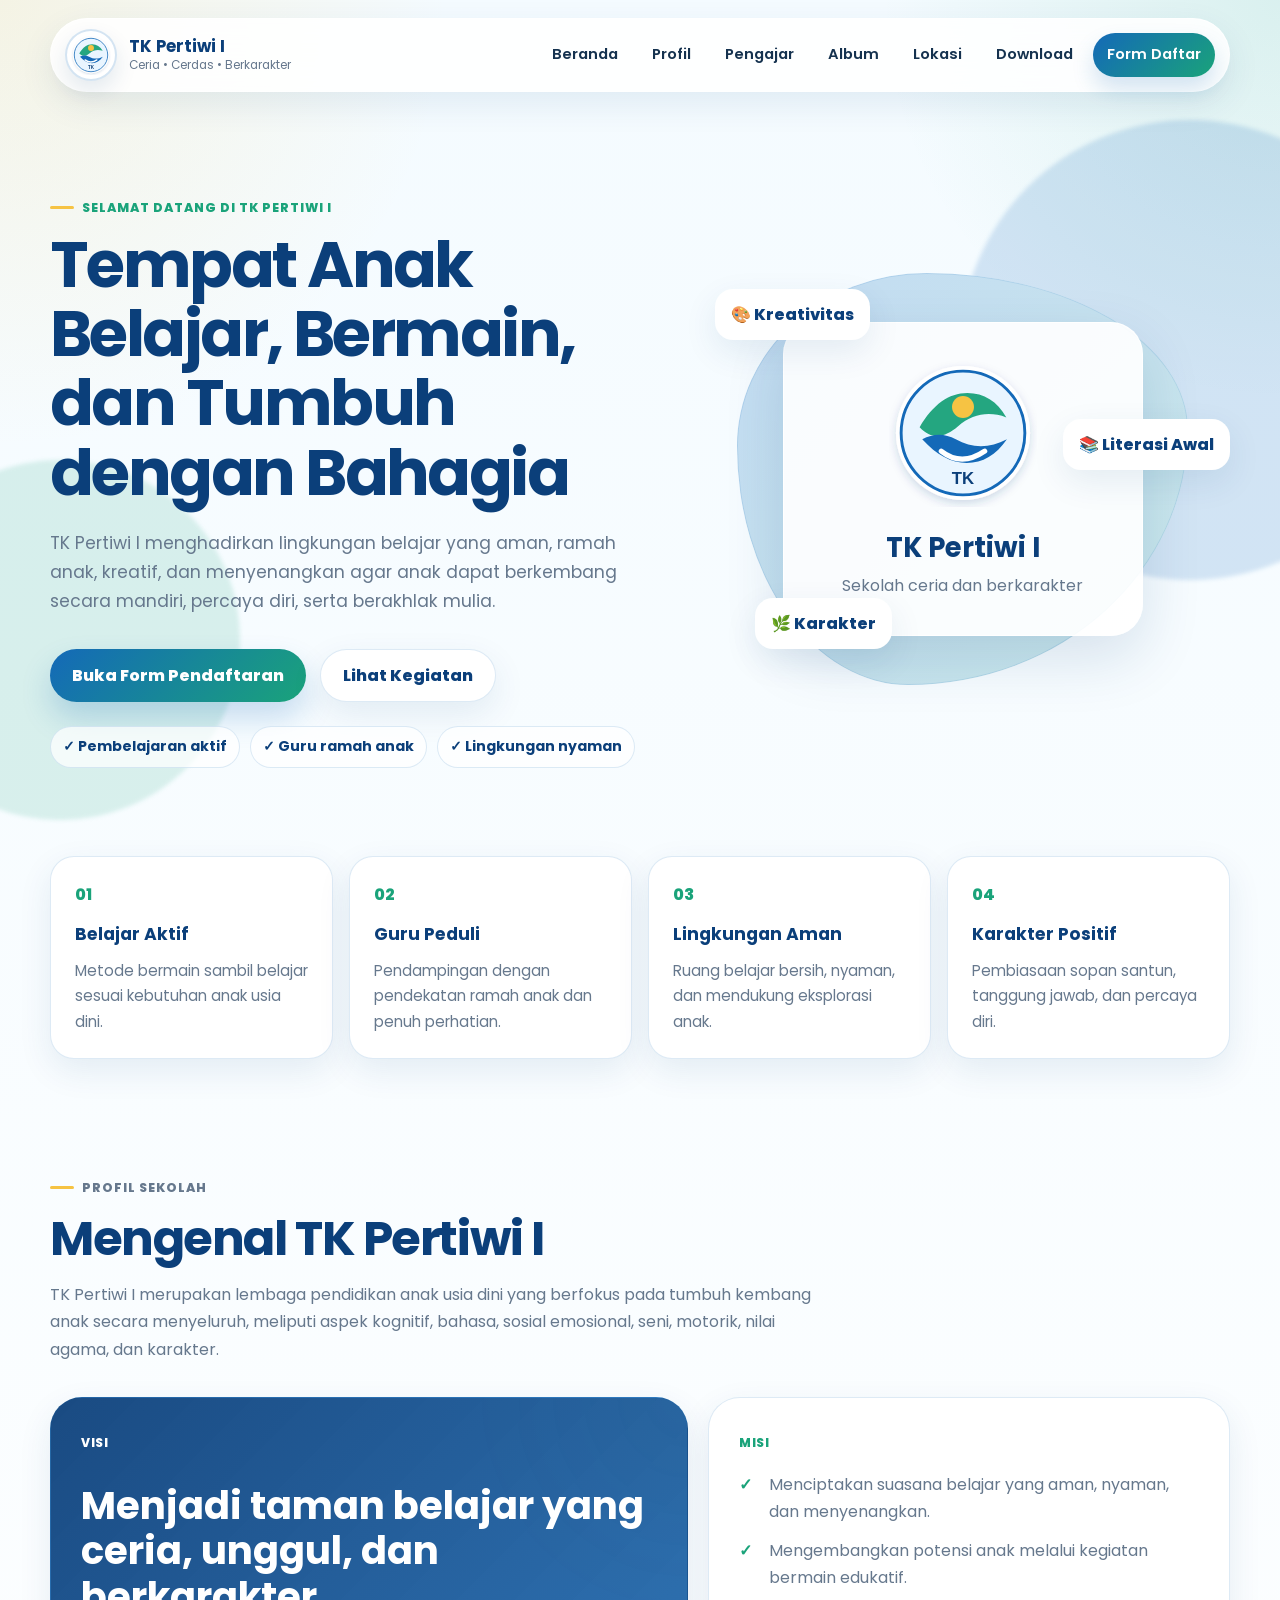
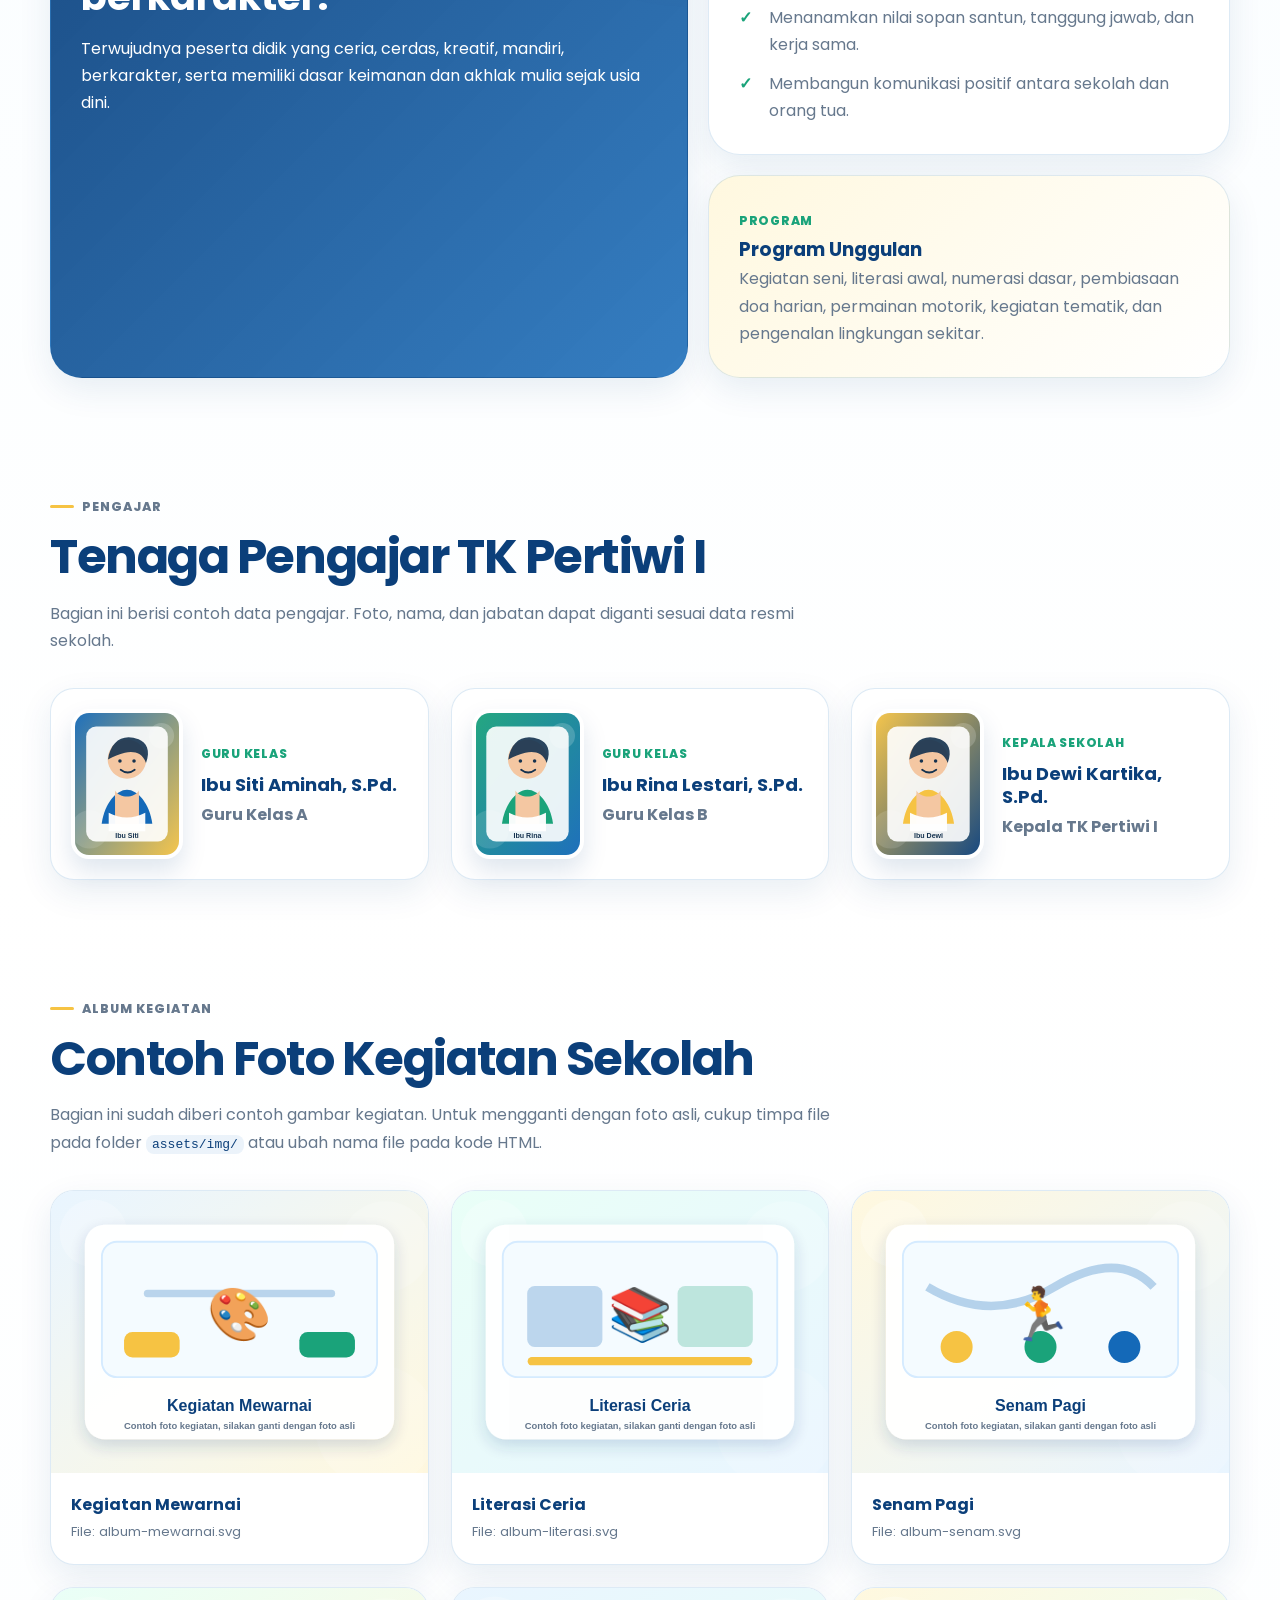
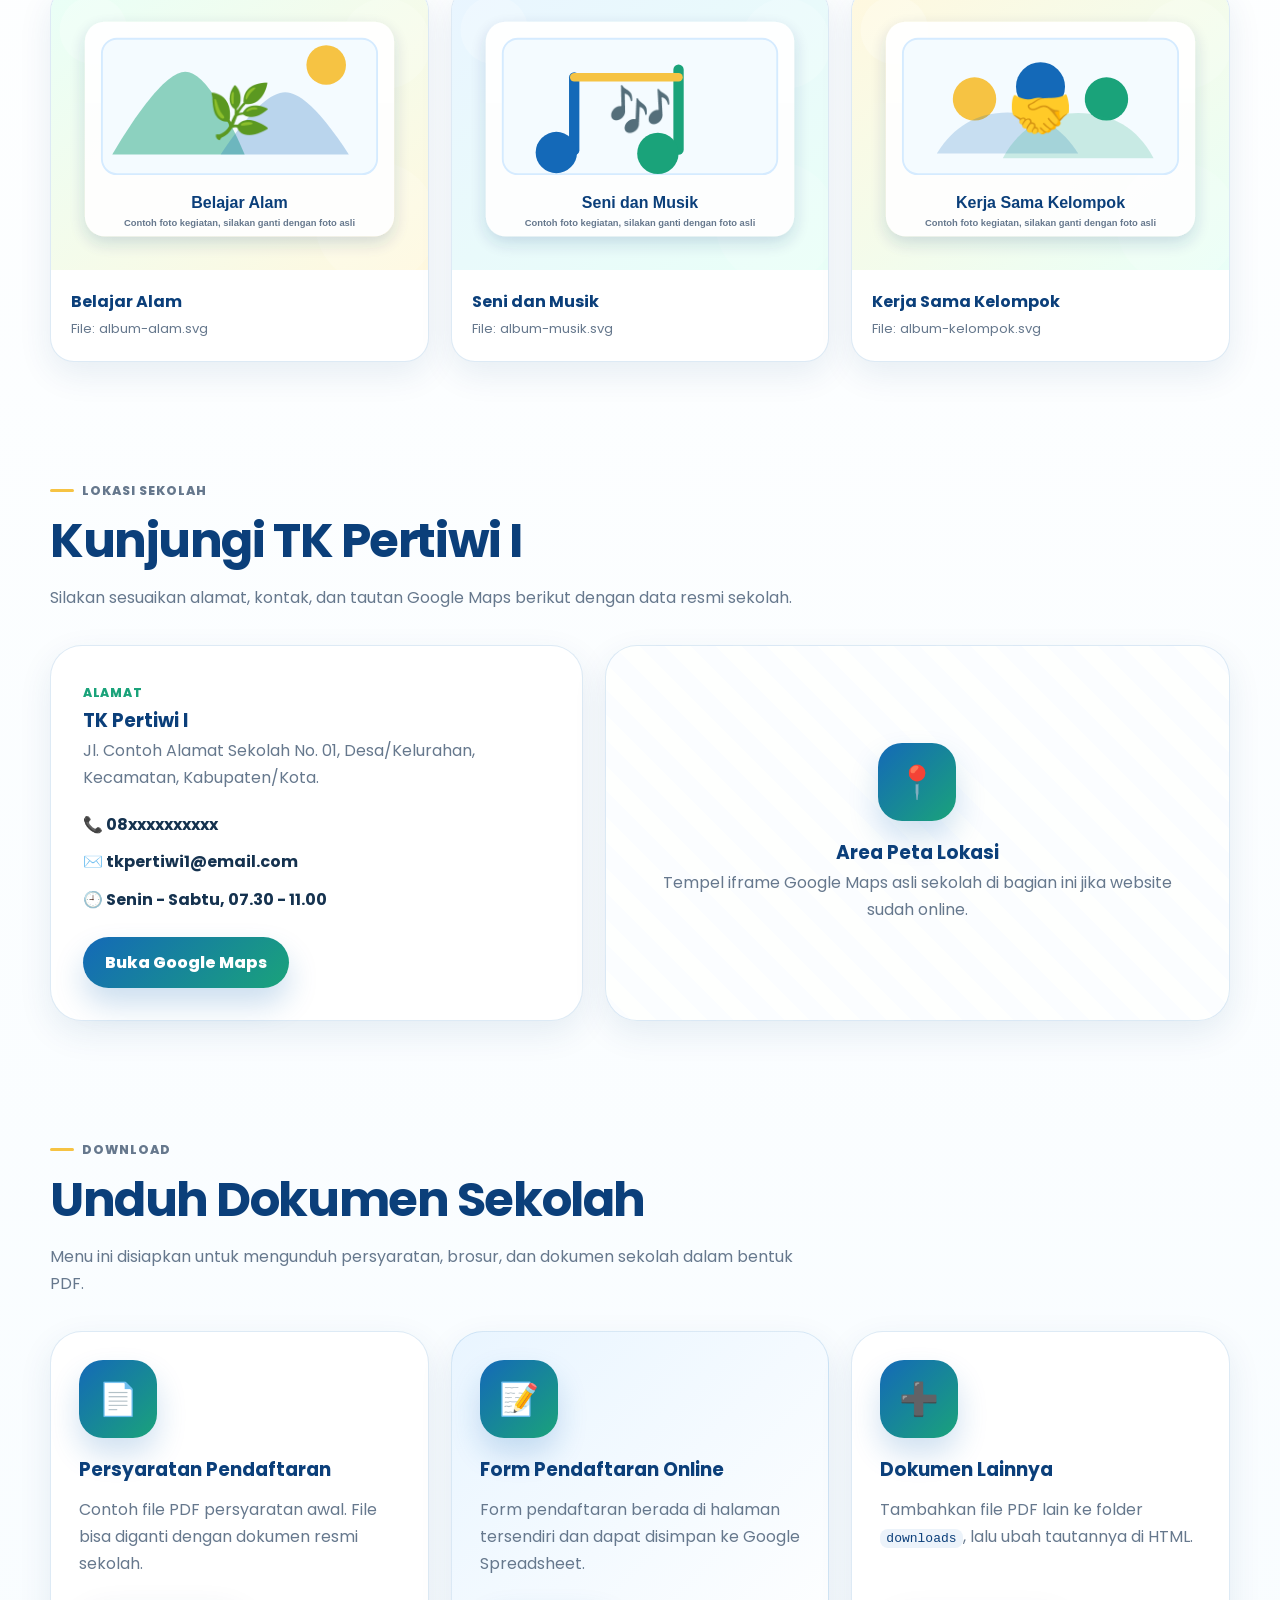
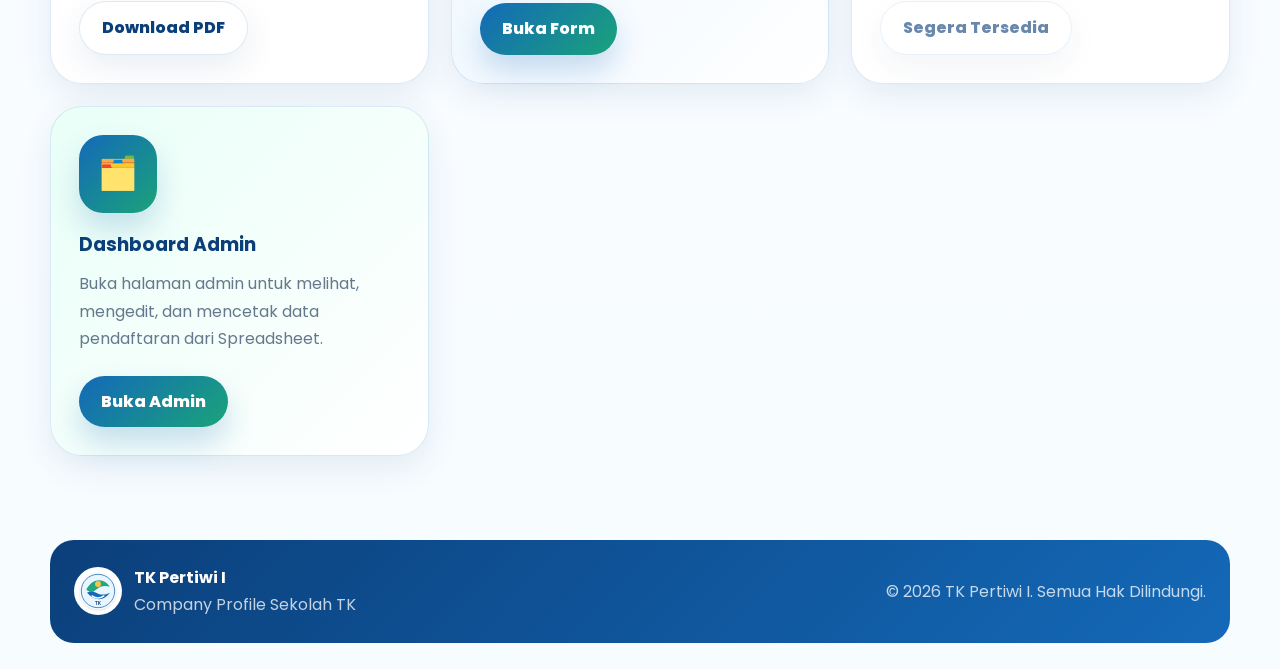
<file: index.html>
<!DOCTYPE html>
<html lang="id">
<head>
  <meta charset="UTF-8" />
  <meta name="viewport" content="width=device-width, initial-scale=1.0" />
  <title>TK Pertiwi I | Sekolah Ceria dan Berkarakter</title>
  <meta name="description" content="Website company profile TK Pertiwi I berisi profil, visi misi, album kegiatan, lokasi, download dokumen, dan form pendaftaran online." />
  <link rel="preconnect" href="https://fonts.googleapis.com">
  <link rel="preconnect" href="https://fonts.gstatic.com" crossorigin>
  <link href="https://fonts.googleapis.com/css2?family=Poppins:wght@400;500;600;700;800&display=swap" rel="stylesheet">
  <link rel="icon" href="assets/img/logo-tk-pertiwi.svg" type="image/svg+xml" />
  <link rel="stylesheet" href="assets/css/style.css" />
</head>
<body>
  <header class="site-header" id="beranda">
    <nav class="navbar" aria-label="Navigasi utama">
      <a href="#beranda" class="brand" aria-label="TK Pertiwi I">
        <span class="brand-logo-wrap">
          <img
            class="brand-logo-img"
            src="https://drive.google.com/thumbnail?id=1IOHkSdN7VLTc2iw_aQxg-Ow5BWU3UgRm&sz=w512"
            alt="Logo TK Pertiwi I"
            onerror="this.onerror=null;this.src='assets/img/logo-tk-pertiwi.svg';"
          />
        </span>
        <span class="brand-text">
          <strong>TK Pertiwi I</strong>
          <small>Ceria • Cerdas • Berkarakter</small>
        </span>
      </a>

      <button class="menu-toggle" id="menuToggle" type="button" aria-label="Buka menu" aria-expanded="false">
        <span></span><span></span><span></span>
      </button>

      <ul class="nav-links" id="navLinks">
        <li><a href="#beranda">Beranda</a></li>
        <li><a href="#profil">Profil</a></li>
        <li><a href="#pengajar">Pengajar</a></li>
        <li><a href="#album">Album</a></li>
        <li><a href="#lokasi">Lokasi</a></li>
        <li><a href="#download">Download</a></li>
        <li><a href="pendaftaran.html" class="nav-cta">Form Daftar</a></li>
      </ul>
    </nav>

    <section class="hero section-container">
      <div class="hero-content">
        <p class="eyebrow">Selamat Datang di TK Pertiwi I</p>
        <h1>Tempat Anak Belajar, Bermain, dan Tumbuh dengan Bahagia</h1>
        <p class="hero-desc">TK Pertiwi I menghadirkan lingkungan belajar yang aman, ramah anak, kreatif, dan menyenangkan agar anak dapat berkembang secara mandiri, percaya diri, serta berakhlak mulia.</p>
        <div class="hero-actions">
          <a href="pendaftaran.html" class="btn btn-primary">Buka Form Pendaftaran</a>
          <a href="#album" class="btn btn-secondary">Lihat Kegiatan</a>
        </div>
        <div class="hero-note">
          <span>✓ Pembelajaran aktif</span>
          <span>✓ Guru ramah anak</span>
          <span>✓ Lingkungan nyaman</span>
        </div>
      </div>

      <div class="hero-visual" aria-label="Ilustrasi profil TK Pertiwi I">
        <div class="hero-logo-card">
          <img
            src="https://drive.google.com/thumbnail?id=1IOHkSdN7VLTc2iw_aQxg-Ow5BWU3UgRm&sz=w512"
            alt="Logo TK Pertiwi I"
            onerror="this.onerror=null;this.src='assets/img/logo-tk-pertiwi.svg';"
          />
          <strong>TK Pertiwi I</strong>
          <span>Sekolah ceria dan berkarakter</span>
        </div>
        <div class="floating-card card-one">🎨 Kreativitas</div>
        <div class="floating-card card-two">📚 Literasi Awal</div>
        <div class="floating-card card-three">🌿 Karakter</div>
      </div>
    </section>
  </header>

  <main>
    <section class="feature-strip section-container" aria-label="Keunggulan TK Pertiwi I">
      <article>
        <span>01</span>
        <strong>Belajar Aktif</strong>
        <p>Metode bermain sambil belajar sesuai kebutuhan anak usia dini.</p>
      </article>
      <article>
        <span>02</span>
        <strong>Guru Peduli</strong>
        <p>Pendampingan dengan pendekatan ramah anak dan penuh perhatian.</p>
      </article>
      <article>
        <span>03</span>
        <strong>Lingkungan Aman</strong>
        <p>Ruang belajar bersih, nyaman, dan mendukung eksplorasi anak.</p>
      </article>
      <article>
        <span>04</span>
        <strong>Karakter Positif</strong>
        <p>Pembiasaan sopan santun, tanggung jawab, dan percaya diri.</p>
      </article>
    </section>

    <section class="profile section-container" id="profil">
      <div class="section-heading">
        <p class="eyebrow">Profil Sekolah</p>
        <h2>Mengenal TK Pertiwi I</h2>
        <p>TK Pertiwi I merupakan lembaga pendidikan anak usia dini yang berfokus pada tumbuh kembang anak secara menyeluruh, meliputi aspek kognitif, bahasa, sosial emosional, seni, motorik, nilai agama, dan karakter.</p>
      </div>

      <div class="profile-grid">
        <article class="profile-card profile-main">
          <span class="card-label">Visi</span>
          <h3>Menjadi taman belajar yang ceria, unggul, dan berkarakter.</h3>
          <p>Terwujudnya peserta didik yang ceria, cerdas, kreatif, mandiri, berkarakter, serta memiliki dasar keimanan dan akhlak mulia sejak usia dini.</p>
        </article>

        <article class="profile-card">
          <span class="card-label">Misi</span>
          <ul class="check-list">
            <li>Menciptakan suasana belajar yang aman, nyaman, dan menyenangkan.</li>
            <li>Mengembangkan potensi anak melalui kegiatan bermain edukatif.</li>
            <li>Menanamkan nilai sopan santun, tanggung jawab, dan kerja sama.</li>
            <li>Membangun komunikasi positif antara sekolah dan orang tua.</li>
          </ul>
        </article>

        <article class="profile-card accent-card">
          <span class="card-label">Program</span>
          <h3>Program Unggulan</h3>
          <p>Kegiatan seni, literasi awal, numerasi dasar, pembiasaan doa harian, permainan motorik, kegiatan tematik, dan pengenalan lingkungan sekitar.</p>
        </article>
      </div>
    </section>


    <section class="teachers section-container" id="pengajar">
      <div class="section-heading">
        <p class="eyebrow">Pengajar</p>
        <h2>Tenaga Pengajar TK Pertiwi I</h2>
        <p>Bagian ini berisi contoh data pengajar. Foto, nama, dan jabatan dapat diganti sesuai data resmi sekolah.</p>
      </div>

      <div class="teacher-list">
        <article class="teacher-card">
          <div class="teacher-photo">
            <img src="assets/img/teacher-1.svg" alt="Contoh pas foto pengajar TK Pertiwi I" />
          </div>
          <div class="teacher-info">
            <span class="card-label">Guru Kelas</span>
            <h3>Ibu Siti Aminah, S.Pd.</h3>
            <p>Guru Kelas A</p>
          </div>
        </article>

        <article class="teacher-card">
          <div class="teacher-photo">
            <img src="assets/img/teacher-2.svg" alt="Contoh pas foto pengajar TK Pertiwi I" />
          </div>
          <div class="teacher-info">
            <span class="card-label">Guru Kelas</span>
            <h3>Ibu Rina Lestari, S.Pd.</h3>
            <p>Guru Kelas B</p>
          </div>
        </article>

        <article class="teacher-card">
          <div class="teacher-photo">
            <img src="assets/img/teacher-3.svg" alt="Contoh pas foto kepala sekolah TK Pertiwi I" />
          </div>
          <div class="teacher-info">
            <span class="card-label">Kepala Sekolah</span>
            <h3>Ibu Dewi Kartika, S.Pd.</h3>
            <p>Kepala TK Pertiwi I</p>
          </div>
        </article>
      </div>
    </section>

    <section class="album section-container" id="album">
      <div class="section-heading">
        <p class="eyebrow">Album Kegiatan</p>
        <h2>Contoh Foto Kegiatan Sekolah</h2>
        <p>Bagian ini sudah diberi contoh gambar kegiatan. Untuk mengganti dengan foto asli, cukup timpa file pada folder <code>assets/img/</code> atau ubah nama file pada kode HTML.</p>
      </div>

      <div class="album-grid">
        <figure class="album-card">
          <img src="assets/img/album-mewarnai.svg" alt="Contoh kegiatan mewarnai TK Pertiwi I" />
          <figcaption>
            <strong>Kegiatan Mewarnai</strong>
            <span>File: album-mewarnai.svg</span>
          </figcaption>
        </figure>
        <figure class="album-card">
          <img src="assets/img/album-literasi.svg" alt="Contoh kegiatan literasi awal TK Pertiwi I" />
          <figcaption>
            <strong>Literasi Ceria</strong>
            <span>File: album-literasi.svg</span>
          </figcaption>
        </figure>
        <figure class="album-card">
          <img src="assets/img/album-senam.svg" alt="Contoh kegiatan senam pagi TK Pertiwi I" />
          <figcaption>
            <strong>Senam Pagi</strong>
            <span>File: album-senam.svg</span>
          </figcaption>
        </figure>
        <figure class="album-card">
          <img src="assets/img/album-alam.svg" alt="Contoh kegiatan belajar alam TK Pertiwi I" />
          <figcaption>
            <strong>Belajar Alam</strong>
            <span>File: album-alam.svg</span>
          </figcaption>
        </figure>
        <figure class="album-card">
          <img src="assets/img/album-musik.svg" alt="Contoh kegiatan seni dan musik TK Pertiwi I" />
          <figcaption>
            <strong>Seni dan Musik</strong>
            <span>File: album-musik.svg</span>
          </figcaption>
        </figure>
        <figure class="album-card">
          <img src="assets/img/album-kelompok.svg" alt="Contoh kegiatan kerja sama kelompok TK Pertiwi I" />
          <figcaption>
            <strong>Kerja Sama Kelompok</strong>
            <span>File: album-kelompok.svg</span>
          </figcaption>
        </figure>
      </div>
    </section>

    <section class="location section-container" id="lokasi">
      <div class="section-heading">
        <p class="eyebrow">Lokasi Sekolah</p>
        <h2>Kunjungi TK Pertiwi I</h2>
        <p>Silakan sesuaikan alamat, kontak, dan tautan Google Maps berikut dengan data resmi sekolah.</p>
      </div>

      <div class="location-grid">
        <article class="location-card">
          <span class="card-label">Alamat</span>
          <h3>TK Pertiwi I</h3>
          <p>Jl. Contoh Alamat Sekolah No. 01, Desa/Kelurahan, Kecamatan, Kabupaten/Kota.</p>
          <div class="contact-list">
            <span>📞 08xxxxxxxxxx</span>
            <span>✉️ tkpertiwi1@email.com</span>
            <span>🕘 Senin - Sabtu, 07.30 - 11.00</span>
          </div>
          <a class="btn btn-primary" href="https://www.google.com/maps" target="_blank" rel="noopener">Buka Google Maps</a>
        </article>

        <article class="map-card">
          <div class="map-pin">📍</div>
          <h3>Area Peta Lokasi</h3>
          <p>Tempel iframe Google Maps asli sekolah di bagian ini jika website sudah online.</p>
        </article>
      </div>
    </section>

    <section class="download section-container" id="download">
      <div class="section-heading">
        <p class="eyebrow">Download</p>
        <h2>Unduh Dokumen Sekolah</h2>
        <p>Menu ini disiapkan untuk mengunduh persyaratan, brosur, dan dokumen sekolah dalam bentuk PDF.</p>
      </div>

      <div class="download-grid">
        <article class="download-card">
          <div class="download-icon">📄</div>
          <h3>Persyaratan Pendaftaran</h3>
          <p>Contoh file PDF persyaratan awal. File bisa diganti dengan dokumen resmi sekolah.</p>
          <a href="downloads/persyaratan-pendaftaran-tk-pertiwi-i.pdf" class="btn btn-secondary" download>Download PDF</a>
        </article>

        <article class="download-card highlight-download">
          <div class="download-icon">📝</div>
          <h3>Form Pendaftaran Online</h3>
          <p>Form pendaftaran berada di halaman tersendiri dan dapat disimpan ke Google Spreadsheet.</p>
          <a href="pendaftaran.html" class="btn btn-primary">Buka Form</a>
        </article>

        <article class="download-card">
          <div class="download-icon">➕</div>
          <h3>Dokumen Lainnya</h3>
          <p>Tambahkan file PDF lain ke folder <code>downloads</code>, lalu ubah tautannya di HTML.</p>
          <a href="#download" class="btn btn-secondary disabled-link" aria-disabled="true">Segera Tersedia</a>
        </article>

        <article class="download-card admin-download-card">
          <div class="download-icon">🗂️</div>
          <h3>Dashboard Admin</h3>
          <p>Buka halaman admin untuk melihat, mengedit, dan mencetak data pendaftaran dari Spreadsheet.</p>
          <a href="admin.html" class="btn btn-primary">Buka Admin</a>
        </article>
      </div>
    </section>
  </main>

  <footer class="footer section-container">
    <div class="footer-brand">
      <img src="assets/img/logo-tk-pertiwi.svg" alt="Logo TK Pertiwi I" />
      <div>
        <strong>TK Pertiwi I</strong>
        <p>Company Profile Sekolah TK</p>
      </div>
    </div>
    <p>© <span id="year"></span> TK Pertiwi I. Semua Hak Dilindungi.</p>
  </footer>

  <script src="assets/js/config.js"></script>
  <script src="assets/js/script.js"></script>
</body>
</html>
</file>
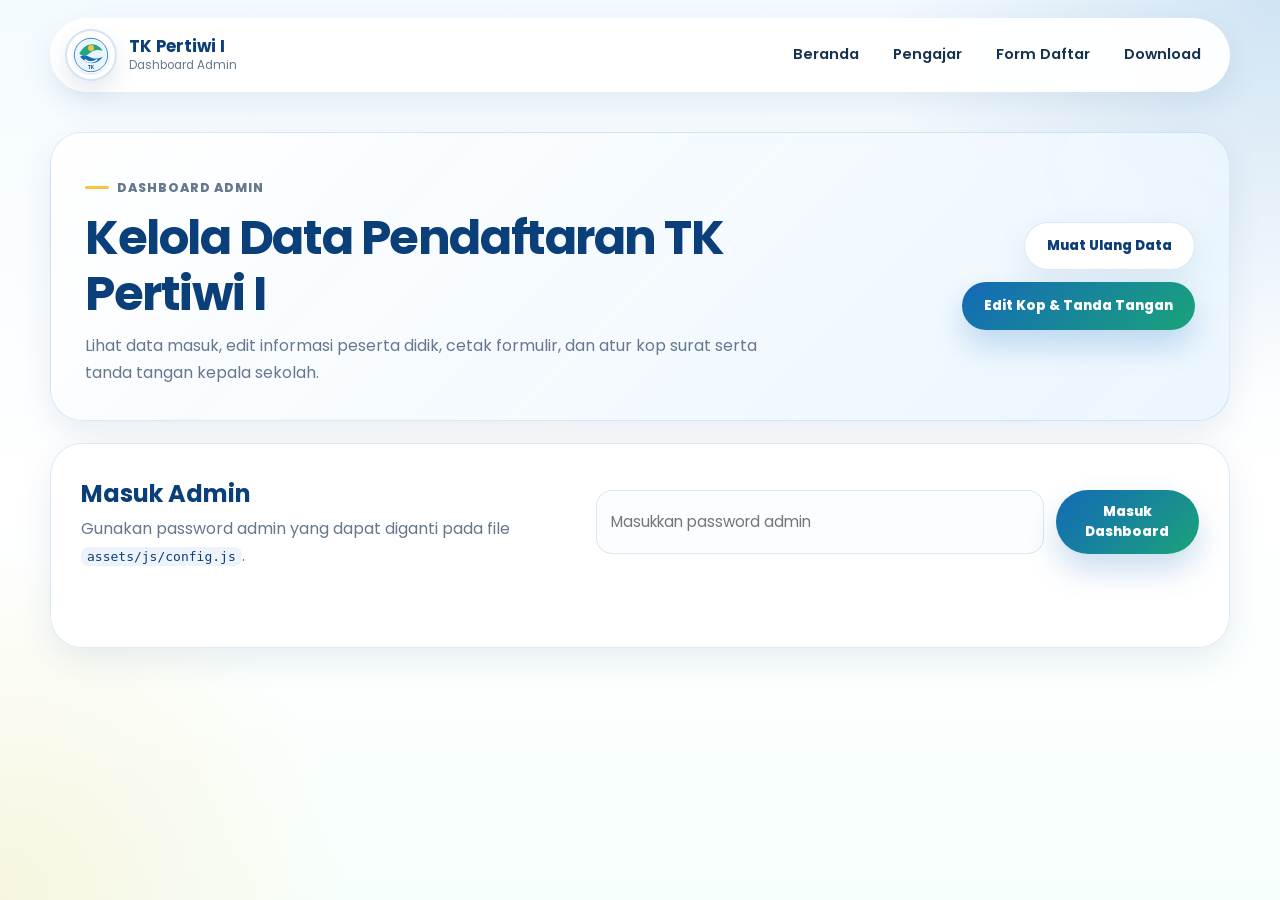
<file: admin.html>
<!DOCTYPE html>
<html lang="id">
<head>
  <meta charset="UTF-8" />
  <meta name="viewport" content="width=device-width, initial-scale=1.0" />
  <title>Dashboard Admin | TK Pertiwi I</title>
  <meta name="description" content="Dashboard admin TK Pertiwi I untuk melihat, mengedit, dan mencetak data pendaftaran peserta didik." />
  <link rel="preconnect" href="https://fonts.googleapis.com">
  <link rel="preconnect" href="https://fonts.gstatic.com" crossorigin>
  <link href="https://fonts.googleapis.com/css2?family=Poppins:wght@400;500;600;700;800&display=swap" rel="stylesheet">
  <link rel="icon" href="assets/img/logo-tk-pertiwi.svg" type="image/svg+xml" />
  <link rel="stylesheet" href="assets/css/style.css" />
</head>
<body class="admin-page">
  <nav class="navbar page-navbar" aria-label="Navigasi dashboard admin">
    <a href="index.html" class="brand" aria-label="TK Pertiwi I">
      <span class="brand-logo-wrap">
        <img
          class="brand-logo-img"
          src="https://drive.google.com/thumbnail?id=1IOHkSdN7VLTc2iw_aQxg-Ow5BWU3UgRm&sz=w512"
          alt="Logo TK Pertiwi I"
          onerror="this.onerror=null;this.src='assets/img/logo-tk-pertiwi.svg';"
        />
      </span>
      <span class="brand-text">
        <strong>TK Pertiwi I</strong>
        <small>Dashboard Admin</small>
      </span>
    </a>

    <button class="menu-toggle" id="menuToggle" type="button" aria-label="Buka menu" aria-expanded="false">
      <span></span><span></span><span></span>
    </button>

    <ul class="nav-links" id="navLinks">
      <li><a href="index.html#beranda">Beranda</a></li>
      <li><a href="index.html#pengajar">Pengajar</a></li>
      <li><a href="pendaftaran.html">Form Daftar</a></li>
      <li><a href="index.html#download">Download</a></li>
    </ul>
  </nav>

  <main class="admin-main section-container">
    <section class="admin-hero">
      <div>
        <p class="eyebrow">Dashboard Admin</p>
        <h1>Kelola Data Pendaftaran TK Pertiwi I</h1>
        <p>Lihat data masuk, edit informasi peserta didik, cetak formulir, dan atur kop surat serta tanda tangan kepala sekolah.</p>
      </div>
      <div class="admin-hero-actions">
        <button class="btn btn-secondary" id="reloadDataBtn" type="button">Muat Ulang Data</button>
        <button class="btn btn-primary" id="openPrintSettingsBtn" type="button">Edit Kop & Tanda Tangan</button>
      </div>
    </section>

    <section class="admin-login-card" id="adminLoginCard">
      <div>
        <h2>Masuk Admin</h2>
        <p>Gunakan password admin yang dapat diganti pada file <code>assets/js/config.js</code>.</p>
      </div>
      <form id="adminLoginForm" class="admin-login-form">
        <input type="password" id="adminPassword" placeholder="Masukkan password admin" autocomplete="current-password" required />
        <button class="btn btn-primary" type="submit">Masuk Dashboard</button>
      </form>
      <p id="adminLoginMessage" class="form-message" role="status"></p>
    </section>

    <section class="admin-panel hidden" id="adminPanel">
      <div class="admin-toolbar">
        <div>
          <h2>Data Pendaftaran</h2>
          <p id="adminStatus">Memuat data...</p>
        </div>
        <div class="admin-search-wrap">
          <input type="search" id="adminSearch" placeholder="Cari nama anak/orang tua/WA..." />
        </div>
      </div>

      <div class="table-wrap">
        <table class="admin-table">
          <thead>
            <tr>
              <th>No</th>
              <th>Nama Anak</th>
              <th>Umur</th>
              <th>Orang Tua/Wali</th>
              <th>No. WA</th>
              <th>Tahun Ajaran</th>
              <th>Berkas</th>
              <th>Aksi</th>
            </tr>
          </thead>
          <tbody id="registrationsTableBody">
            <tr><td colspan="8">Belum ada data.</td></tr>
          </tbody>
        </table>
      </div>
    </section>
  </main>

  <div class="admin-modal hidden" id="editModal" role="dialog" aria-modal="true" aria-labelledby="editModalTitle">
    <div class="admin-modal-card">
      <div class="modal-head">
        <div>
          <p class="eyebrow">Edit Data</p>
          <h2 id="editModalTitle">Edit Data Pendaftaran</h2>
        </div>
        <button class="modal-close" type="button" data-close-modal="editModal">×</button>
      </div>
      <form id="editRegistrationForm" class="modal-form"></form>
    </div>
  </div>

  <div class="admin-modal hidden" id="printSettingsModal" role="dialog" aria-modal="true" aria-labelledby="printSettingsTitle">
    <div class="admin-modal-card">
      <div class="modal-head">
        <div>
          <p class="eyebrow">Pengaturan Cetak</p>
          <h2 id="printSettingsTitle">Edit Kop Surat & Tanda Tangan</h2>
        </div>
        <button class="modal-close" type="button" data-close-modal="printSettingsModal">×</button>
      </div>

      <form id="printSettingsForm" class="modal-form">
        <div class="form-row two-col">
          <div>
            <label for="schoolNameSetting">Nama Sekolah</label>
            <input type="text" id="schoolNameSetting" name="schoolName" />
          </div>
          <div>
            <label for="letterSubtitleSetting">Nama Lembaga/Yayasan</label>
            <input type="text" id="letterSubtitleSetting" name="letterSubtitle" />
          </div>
        </div>
        <div class="form-row">
          <label for="addressSetting">Alamat Kop Surat</label>
          <textarea id="addressSetting" name="address" rows="2"></textarea>
        </div>
        <div class="form-row two-col">
          <div>
            <label for="phoneSetting">Kontak</label>
            <input type="text" id="phoneSetting" name="phone" />
          </div>
          <div>
            <label for="cityDateSetting">Kota/Tanggal Cetak</label>
            <input type="text" id="cityDateSetting" name="cityDate" />
          </div>
        </div>
        <div class="form-row two-col">
          <div>
            <label for="principalNameSetting">Nama Kepala Sekolah</label>
            <input type="text" id="principalNameSetting" name="principalName" />
          </div>
          <div>
            <label for="principalNipSetting">NIP/NIY Kepala Sekolah</label>
            <input type="text" id="principalNipSetting" name="principalNip" />
          </div>
        </div>
        <div class="form-row upload-group compact-upload">
          <label for="signatureUpload">Upload Gambar Tanda Tangan Kepala Sekolah</label>
          <input type="file" id="signatureUpload" accept="image/*" />
          <p class="upload-note">Gunakan file PNG/JPG transparan bila ada. Gambar disimpan di browser admin melalui localStorage.</p>
          <img id="signaturePreview" class="signature-preview" alt="Preview tanda tangan" />
        </div>
        <div class="modal-actions">
          <button class="btn btn-secondary" type="button" id="resetPrintSettingsBtn">Reset Default</button>
          <button class="btn btn-primary" type="submit">Simpan Pengaturan</button>
        </div>
      </form>
    </div>
  </div>

  <section id="printArea" class="print-area" aria-hidden="true"></section>

  <script src="assets/js/config.js"></script>
  <script src="assets/js/script.js"></script>
  <script src="assets/js/admin.js"></script>
</body>
</html>
</file>
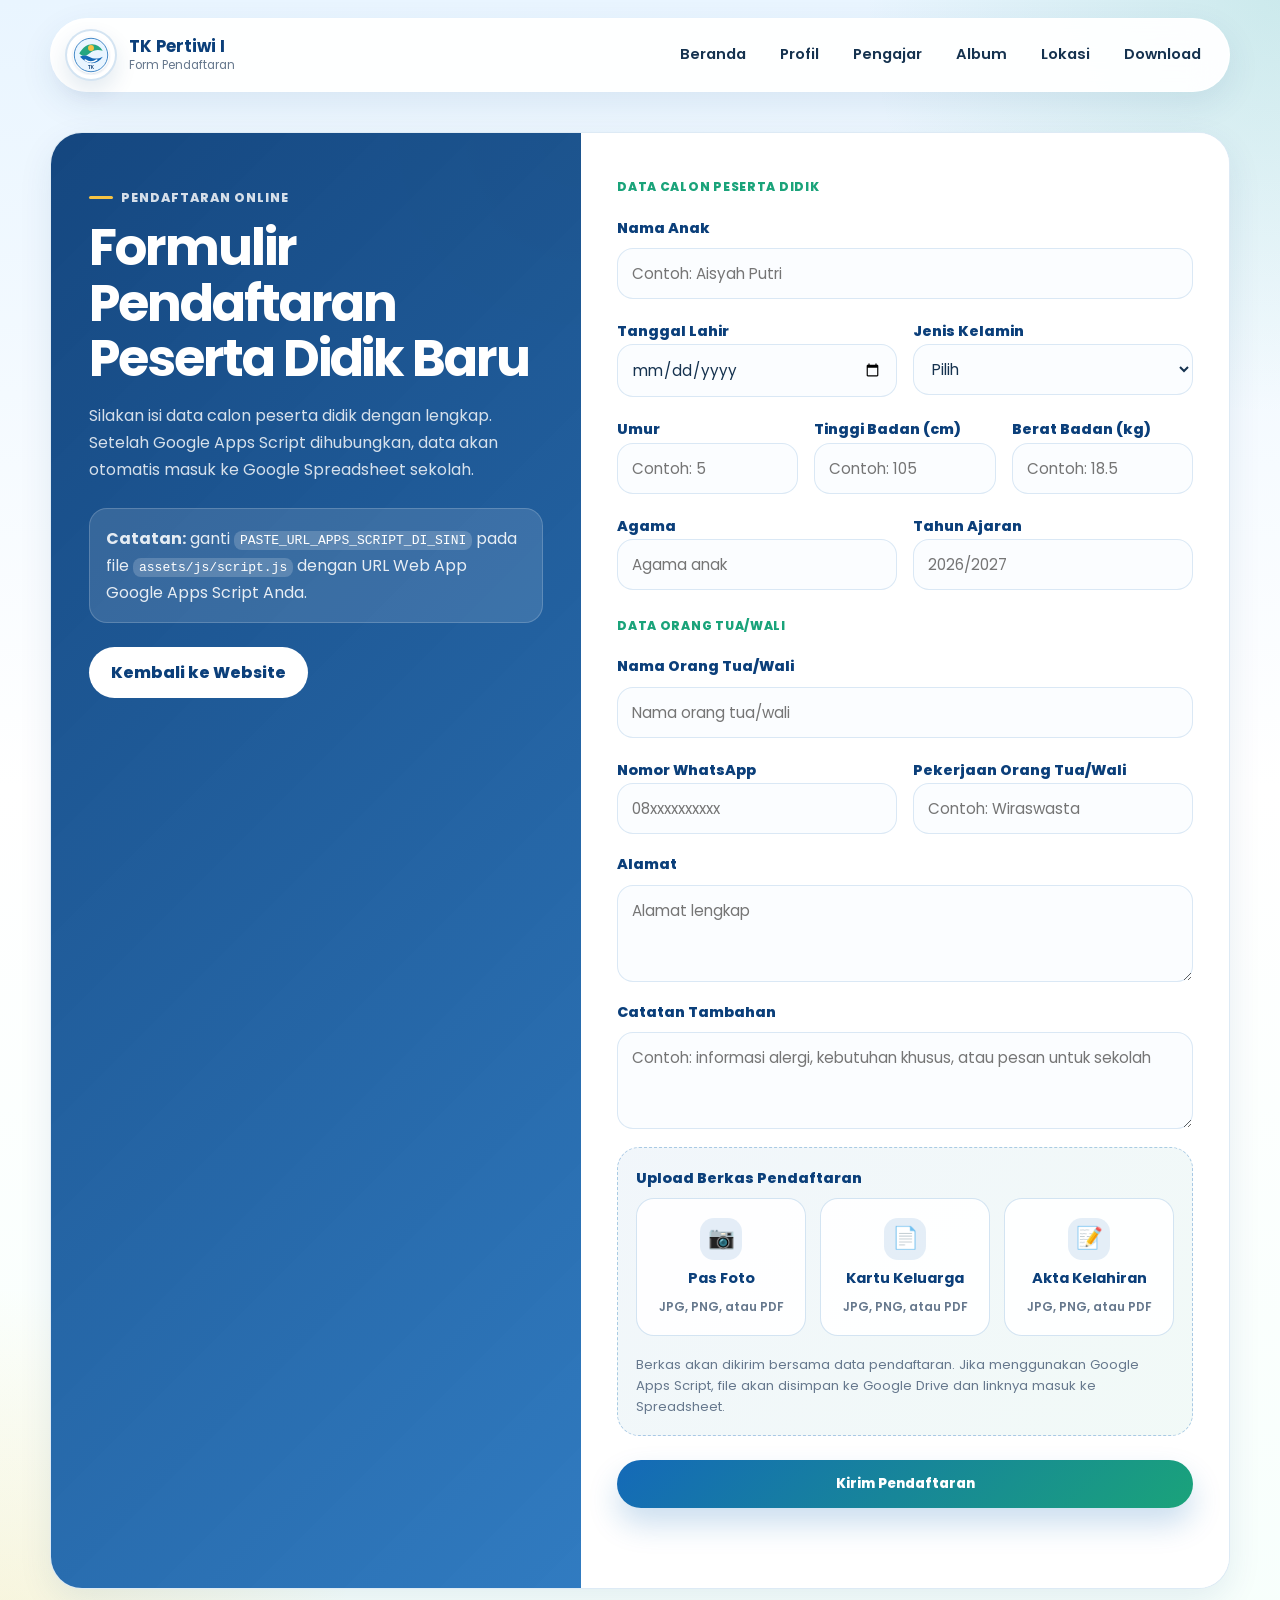
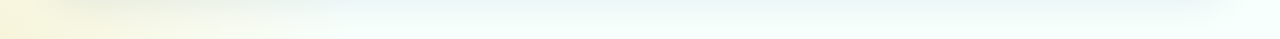
<file: pendaftaran.html>
<!DOCTYPE html>
<html lang="id">
<head>
  <meta charset="UTF-8" />
  <meta name="viewport" content="width=device-width, initial-scale=1.0" />
  <title>Form Pendaftaran | TK Pertiwi I</title>
  <meta name="description" content="Halaman form pendaftaran peserta didik baru TK Pertiwi I yang dapat dihubungkan ke Google Spreadsheet." />
  <link rel="preconnect" href="https://fonts.googleapis.com">
  <link rel="preconnect" href="https://fonts.gstatic.com" crossorigin>
  <link href="https://fonts.googleapis.com/css2?family=Poppins:wght@400;500;600;700;800&display=swap" rel="stylesheet">
  <link rel="icon" href="assets/img/logo-tk-pertiwi.svg" type="image/svg+xml" />
  <link rel="stylesheet" href="assets/css/style.css" />
</head>
<body class="form-page">
  <nav class="navbar page-navbar" aria-label="Navigasi halaman formulir">
    <a href="index.html" class="brand" aria-label="TK Pertiwi I">
      <span class="brand-logo-wrap">
        <img
          class="brand-logo-img"
          src="https://drive.google.com/thumbnail?id=1IOHkSdN7VLTc2iw_aQxg-Ow5BWU3UgRm&sz=w512"
          alt="Logo TK Pertiwi I"
          onerror="this.onerror=null;this.src='assets/img/logo-tk-pertiwi.svg';"
        />
      </span>
      <span class="brand-text">
        <strong>TK Pertiwi I</strong>
        <small>Form Pendaftaran</small>
      </span>
    </a>

    <button class="menu-toggle" id="menuToggle" type="button" aria-label="Buka menu" aria-expanded="false">
      <span></span><span></span><span></span>
    </button>

    <ul class="nav-links" id="navLinks">
      <li><a href="index.html#beranda">Beranda</a></li>
      <li><a href="index.html#profil">Profil</a></li>
      <li><a href="index.html#pengajar">Pengajar</a></li>
      <li><a href="index.html#album">Album</a></li>
      <li><a href="index.html#lokasi">Lokasi</a></li>
      <li><a href="index.html#download">Download</a></li>
    </ul>
  </nav>

  <main class="registration-page section-container">
    <section class="registration-card standalone-form-card">
      <div class="registration-info">
        <p class="eyebrow">Pendaftaran Online</p>
        <h1>Formulir Pendaftaran Peserta Didik Baru</h1>
        <p>Silakan isi data calon peserta didik dengan lengkap. Setelah Google Apps Script dihubungkan, data akan otomatis masuk ke Google Spreadsheet sekolah.</p>
        <div class="note-box">
          <strong>Catatan:</strong> ganti <code>PASTE_URL_APPS_SCRIPT_DI_SINI</code> pada file <code>assets/js/script.js</code> dengan URL Web App Google Apps Script Anda.
        </div>
        <a href="index.html" class="btn btn-light">Kembali ke Website</a>
      </div>

      <form id="registrationForm" class="form" enctype="multipart/form-data">
        <div class="form-section-title">Data Calon Peserta Didik</div>
        <div class="form-row">
          <label for="namaAnak">Nama Anak</label>
          <input type="text" id="namaAnak" name="namaAnak" placeholder="Contoh: Aisyah Putri" required>
        </div>

        <div class="form-row two-col">
          <div>
            <label for="tanggalLahir">Tanggal Lahir</label>
            <input type="date" id="tanggalLahir" name="tanggalLahir" required>
          </div>
          <div>
            <label for="jenisKelamin">Jenis Kelamin</label>
            <select id="jenisKelamin" name="jenisKelamin" required>
              <option value="">Pilih</option>
              <option value="Laki-laki">Laki-laki</option>
              <option value="Perempuan">Perempuan</option>
            </select>
          </div>
        </div>

        <div class="form-row three-col">
          <div>
            <label for="umur">Umur</label>
            <input type="number" id="umur" name="umur" min="2" max="8" placeholder="Contoh: 5" required>
          </div>
          <div>
            <label for="tinggiBadan">Tinggi Badan (cm)</label>
            <input type="number" id="tinggiBadan" name="tinggiBadan" min="50" max="150" placeholder="Contoh: 105">
          </div>
          <div>
            <label for="beratBadan">Berat Badan (kg)</label>
            <input type="number" id="beratBadan" name="beratBadan" min="5" max="60" step="0.1" placeholder="Contoh: 18.5">
          </div>
        </div>

        <div class="form-row two-col">
          <div>
            <label for="agama">Agama</label>
            <input type="text" id="agama" name="agama" placeholder="Agama anak">
          </div>
          <div>
            <label for="tahunAjaran">Tahun Ajaran</label>
            <input type="text" id="tahunAjaran" name="tahunAjaran" placeholder="2026/2027" required>
          </div>
        </div>

        <div class="form-section-title">Data Orang Tua/Wali</div>
<div class="form-row">
          <label for="namaOrangTua">Nama Orang Tua/Wali</label>
          <input type="text" id="namaOrangTua" name="namaOrangTua" placeholder="Nama orang tua/wali" required>
        </div>

        <div class="form-row two-col">
          <div>
            <label for="telepon">Nomor WhatsApp</label>
            <input type="tel" id="telepon" name="telepon" placeholder="08xxxxxxxxxx" required>
          </div>
          <div>
            <label for="pekerjaanOrangTua">Pekerjaan Orang Tua/Wali</label>
            <input type="text" id="pekerjaanOrangTua" name="pekerjaanOrangTua" placeholder="Contoh: Wiraswasta">
          </div>
        </div>

        <div class="form-row">
          <label for="alamat">Alamat</label>
          <textarea id="alamat" name="alamat" rows="3" placeholder="Alamat lengkap" required></textarea>
        </div>

        <div class="form-row">
          <label for="catatan">Catatan Tambahan</label>
          <textarea id="catatan" name="catatan" rows="3" placeholder="Contoh: informasi alergi, kebutuhan khusus, atau pesan untuk sekolah"></textarea>
        </div>


        <div class="form-row upload-group">
          <label>Upload Berkas Pendaftaran</label>
          <div class="upload-grid">
            <label class="upload-card" for="pasFoto">
              <span class="upload-icon">📷</span>
              <strong>Pas Foto</strong>
              <small>JPG, PNG, atau PDF</small>
              <input type="file" id="pasFoto" name="pasFoto" accept="image/*,.pdf">
            </label>
            <label class="upload-card" for="kartuKeluarga">
              <span class="upload-icon">📄</span>
              <strong>Kartu Keluarga</strong>
              <small>JPG, PNG, atau PDF</small>
              <input type="file" id="kartuKeluarga" name="kartuKeluarga" accept="image/*,.pdf">
            </label>
            <label class="upload-card" for="aktaKelahiran">
              <span class="upload-icon">📝</span>
              <strong>Akta Kelahiran</strong>
              <small>JPG, PNG, atau PDF</small>
              <input type="file" id="aktaKelahiran" name="aktaKelahiran" accept="image/*,.pdf">
            </label>
          </div>
          <p class="upload-note">Berkas akan dikirim bersama data pendaftaran. Jika menggunakan Google Apps Script, file akan disimpan ke Google Drive dan linknya masuk ke Spreadsheet.</p>
        </div>

        

        <button type="submit" class="btn btn-primary form-btn">Kirim Pendaftaran</button>
        <p id="formMessage" class="form-message" role="status"></p>
      </form>
    </section>
  </main>

  <script src="assets/js/config.js"></script>
  <script src="assets/js/script.js"></script>
</body>
</html>
</file>
<file: assets/css/style.css>
:root {
  --primary: #1469b8;
  --primary-dark: #0b3f7a;
  --primary-soft: #e9f5ff;
  --secondary: #1aa37a;
  --secondary-soft: #e9fff7;
  --accent: #f6c343;
  --accent-soft: #fff8df;
  --white: #ffffff;
  --cream: #fbfdff;
  --text: #15324f;
  --muted: #66788d;
  --line: rgba(20, 105, 184, 0.14);
  --shadow: 0 22px 60px rgba(11, 63, 122, 0.14);
  --shadow-soft: 0 12px 34px rgba(11, 63, 122, 0.09);
  --radius-xl: 32px;
  --radius-lg: 24px;
  --radius-md: 18px;
  --container: 1180px;
}

* {
  box-sizing: border-box;
  margin: 0;
  padding: 0;
}

html {
  scroll-behavior: smooth;
}

body {
  font-family: "Poppins", Arial, sans-serif;
  color: var(--text);
  background:
    radial-gradient(circle at top left, rgba(246, 195, 67, 0.14), transparent 28rem),
    radial-gradient(circle at top right, rgba(26, 163, 122, 0.12), transparent 25rem),
    linear-gradient(180deg, #f4fbff 0%, #ffffff 45%, #f7fcff 100%);
  line-height: 1.7;
}

img {
  max-width: 100%;
  display: block;
}

a {
  text-decoration: none;
  color: inherit;
}

code {
  padding: 2px 6px;
  border-radius: 8px;
  background: rgba(20, 105, 184, 0.08);
  color: var(--primary-dark);
}

.section-container {
  width: min(var(--container), calc(100% - 40px));
  margin-inline: auto;
}

.site-header {
  position: relative;
  min-height: 100vh;
  overflow: hidden;
}

.site-header::before,
.site-header::after {
  content: "";
  position: absolute;
  border-radius: 50%;
  z-index: -1;
  filter: blur(2px);
}

.site-header::before {
  width: 460px;
  height: 460px;
  right: -140px;
  top: 120px;
  background: rgba(20, 105, 184, 0.16);
}

.site-header::after {
  width: 360px;
  height: 360px;
  left: -120px;
  bottom: 80px;
  background: rgba(26, 163, 122, 0.14);
}

.navbar {
  position: fixed;
  z-index: 1000;
  top: 18px;
  left: 50%;
  transform: translateX(-50%);
  width: min(var(--container), calc(100% - 40px));
  min-height: 74px;
  padding: 10px 14px;
  display: flex;
  align-items: center;
  justify-content: space-between;
  gap: 18px;
  border: 1px solid rgba(255, 255, 255, 0.72);
  border-radius: 999px;
  background: rgba(255, 255, 255, 0.88);
  box-shadow: var(--shadow-soft);
  backdrop-filter: blur(18px);
}

.page-navbar {
  background: rgba(255, 255, 255, 0.95);
}

.brand {
  display: inline-flex;
  align-items: center;
  gap: 12px;
  min-width: 0;
}

.brand-logo-wrap {
  width: 52px;
  height: 52px;
  flex: 0 0 52px;
  display: grid;
  place-items: center;
  overflow: hidden;
  border-radius: 50%;
  background: var(--white);
  border: 2px solid rgba(20, 105, 184, 0.18);
  box-shadow: 0 10px 22px rgba(11, 63, 122, 0.11);
}

.brand-logo-img {
  width: 100%;
  height: 100%;
  object-fit: contain;
  padding: 4px;
}

.brand-text {
  display: grid;
  line-height: 1.25;
}

.brand-text strong {
  color: var(--primary-dark);
  font-size: 1.04rem;
}

.brand-text small {
  color: var(--muted);
  font-size: 0.74rem;
}

.nav-links {
  display: flex;
  align-items: center;
  gap: 6px;
  list-style: none;
}

.nav-links a {
  display: inline-flex;
  align-items: center;
  justify-content: center;
  min-height: 42px;
  padding: 9px 14px;
  border-radius: 999px;
  color: var(--text);
  font-weight: 600;
  font-size: 0.92rem;
  transition: 0.25s ease;
}

.nav-links a:hover {
  color: var(--primary-dark);
  background: var(--primary-soft);
}

.nav-links .nav-cta {
  color: var(--white);
  background: linear-gradient(135deg, var(--primary), var(--secondary));
  box-shadow: 0 12px 22px rgba(20, 105, 184, 0.18);
}

.nav-links .nav-cta:hover {
  color: var(--white);
  transform: translateY(-1px);
}

.menu-toggle {
  display: none;
  width: 46px;
  height: 46px;
  border: 0;
  border-radius: 50%;
  background: var(--primary-soft);
  cursor: pointer;
}

.menu-toggle span {
  display: block;
  width: 22px;
  height: 2px;
  margin: 5px auto;
  border-radius: 2px;
  background: var(--primary-dark);
  transition: 0.25s ease;
}

.hero {
  min-height: 100vh;
  padding-top: 140px;
  padding-bottom: 82px;
  display: grid;
  grid-template-columns: 1.05fr 0.95fr;
  gap: 54px;
  align-items: center;
}

.eyebrow {
  display: inline-flex;
  align-items: center;
  gap: 8px;
  margin-bottom: 12px;
  color: var(--secondary);
  font-weight: 800;
  text-transform: uppercase;
  letter-spacing: 0.08em;
  font-size: 0.78rem;
}

.eyebrow::before {
  content: "";
  width: 24px;
  height: 3px;
  border-radius: 99px;
  background: var(--accent);
}

.hero h1,
.registration-info h1 {
  color: var(--primary-dark);
  font-size: clamp(2.15rem, 5vw, 4.7rem);
  line-height: 1.08;
  letter-spacing: -0.04em;
}

.hero-desc {
  max-width: 660px;
  margin-top: 22px;
  color: var(--muted);
  font-size: 1.08rem;
}

.hero-actions {
  display: flex;
  flex-wrap: wrap;
  gap: 14px;
  margin-top: 32px;
}

.btn {
  display: inline-flex;
  align-items: center;
  justify-content: center;
  min-height: 48px;
  padding: 12px 22px;
  border: 0;
  border-radius: 999px;
  font-family: inherit;
  font-weight: 800;
  cursor: pointer;
  transition: 0.25s ease;
}

.btn:hover {
  transform: translateY(-2px);
}

.btn-primary {
  color: var(--white);
  background: linear-gradient(135deg, var(--primary), var(--secondary));
  box-shadow: 0 16px 30px rgba(20, 105, 184, 0.22);
}

.btn-secondary {
  color: var(--primary-dark);
  background: var(--white);
  border: 1px solid var(--line);
  box-shadow: var(--shadow-soft);
}

.btn-light {
  color: var(--primary-dark);
  background: var(--white);
}

.disabled-link {
  pointer-events: none;
  opacity: 0.62;
}

.hero-note {
  display: flex;
  flex-wrap: wrap;
  gap: 10px;
  margin-top: 24px;
}

.hero-note span {
  padding: 8px 12px;
  border-radius: 999px;
  color: var(--primary-dark);
  background: rgba(255, 255, 255, 0.72);
  border: 1px solid var(--line);
  font-size: 0.88rem;
  font-weight: 700;
}

.hero-visual {
  position: relative;
  min-height: 520px;
  display: grid;
  place-items: center;
}

.hero-visual::before {
  content: "";
  position: absolute;
  inset: 54px 42px;
  border-radius: 42% 58% 62% 38% / 42% 38% 62% 58%;
  background:
    linear-gradient(135deg, rgba(20, 105, 184, 0.18), rgba(26, 163, 122, 0.15)),
    var(--primary-soft);
  box-shadow: inset 0 0 0 1px rgba(20, 105, 184, 0.12);
}

.hero-logo-card {
  position: relative;
  z-index: 2;
  width: min(360px, 82%);
  padding: 36px;
  display: grid;
  justify-items: center;
  text-align: center;
  border-radius: var(--radius-xl);
  background: rgba(255, 255, 255, 0.9);
  border: 1px solid rgba(255, 255, 255, 0.9);
  box-shadow: var(--shadow);
}

.hero-logo-card img {
  width: 148px;
  height: 148px;
  object-fit: contain;
  margin-bottom: 18px;
}

.hero-logo-card strong {
  color: var(--primary-dark);
  font-size: 1.7rem;
}

.hero-logo-card span {
  color: var(--muted);
}

.floating-card {
  position: absolute;
  z-index: 3;
  padding: 12px 16px;
  border-radius: 18px;
  background: var(--white);
  color: var(--primary-dark);
  font-weight: 800;
  box-shadow: var(--shadow-soft);
}

.card-one { top: 70px; left: 20px; }
.card-two { right: 0; top: 200px; }
.card-three { bottom: 90px; left: 60px; }

.feature-strip {
  margin-top: -44px;
  display: grid;
  grid-template-columns: repeat(4, 1fr);
  gap: 16px;
}

.feature-strip article {
  padding: 24px;
  border-radius: var(--radius-lg);
  background: var(--white);
  border: 1px solid var(--line);
  box-shadow: var(--shadow-soft);
}

.feature-strip span {
  display: inline-flex;
  margin-bottom: 12px;
  color: var(--secondary);
  font-weight: 800;
}

.feature-strip strong {
  display: block;
  color: var(--primary-dark);
  font-size: 1.08rem;
}

.feature-strip p {
  margin-top: 8px;
  color: var(--muted);
  font-size: 0.94rem;
}

.profile,
.album,
.location,
.download {
  padding-top: 104px;
}

.section-heading {
  max-width: 780px;
  margin-bottom: 34px;
}

.section-heading h2 {
  color: var(--primary-dark);
  font-size: clamp(1.85rem, 4vw, 3rem);
  line-height: 1.18;
  letter-spacing: -0.03em;
}

.section-heading p {
  margin-top: 14px;
  color: var(--muted);
}

.profile-grid {
  display: grid;
  grid-template-columns: 1.1fr 0.9fr;
  gap: 20px;
}

.profile-card,
.location-card,
.map-card,
.download-card,
.registration-card {
  border-radius: var(--radius-xl);
  background: var(--white);
  border: 1px solid var(--line);
  box-shadow: var(--shadow-soft);
}

.profile-card {
  padding: 30px;
}

.profile-main {
  grid-row: span 2;
  color: var(--white);
  background:
    linear-gradient(135deg, rgba(11, 63, 122, 0.94), rgba(20, 105, 184, 0.86)),
    radial-gradient(circle at top right, rgba(246, 195, 67, 0.26), transparent 14rem);
}

.profile-main h3,
.profile-main p,
.profile-main .card-label {
  color: var(--white);
}

.profile-main h3 {
  margin: 28px 0 16px;
  font-size: clamp(1.8rem, 3vw, 2.7rem);
  line-height: 1.18;
}

.card-label,
.form-section-title {
  display: inline-flex;
  color: var(--secondary);
  font-weight: 800;
  text-transform: uppercase;
  letter-spacing: 0.06em;
  font-size: 0.76rem;
}

.profile-card h3,
.location-card h3,
.map-card h3,
.download-card h3 {
  color: var(--primary-dark);
}

.profile-card p,
.location-card p,
.map-card p,
.download-card p {
  color: var(--muted);
}

.check-list {
  display: grid;
  gap: 12px;
  margin-top: 16px;
  list-style: none;
}

.check-list li {
  position: relative;
  padding-left: 30px;
  color: var(--muted);
}

.check-list li::before {
  content: "✓";
  position: absolute;
  left: 0;
  top: 0;
  color: var(--secondary);
  font-weight: 800;
}

.accent-card {
  background: linear-gradient(135deg, var(--accent-soft), #ffffff);
}

.album-grid {
  display: grid;
  grid-template-columns: repeat(3, 1fr);
  gap: 22px;
}

.album-card {
  overflow: hidden;
  border-radius: var(--radius-lg);
  background: var(--white);
  border: 1px solid var(--line);
  box-shadow: var(--shadow-soft);
  transition: 0.25s ease;
}

.album-card:hover {
  transform: translateY(-4px);
  box-shadow: var(--shadow);
}

.album-card img {
  width: 100%;
  aspect-ratio: 4 / 3;
  object-fit: cover;
  background: var(--primary-soft);
}

.album-card figcaption {
  padding: 18px 20px 20px;
  display: grid;
  gap: 3px;
}

.album-card strong {
  color: var(--primary-dark);
}

.album-card span {
  color: var(--muted);
  font-size: 0.82rem;
}

.location-grid {
  display: grid;
  grid-template-columns: 0.92fr 1.08fr;
  gap: 22px;
  align-items: stretch;
}

.location-card {
  padding: 32px;
}

.contact-list {
  display: grid;
  gap: 10px;
  margin: 20px 0 24px;
}

.contact-list span {
  color: var(--text);
  font-weight: 700;
}

.map-card {
  min-height: 360px;
  padding: 36px;
  display: grid;
  place-items: center;
  align-content: center;
  text-align: center;
  background:
    linear-gradient(rgba(255, 255, 255, 0.82), rgba(255, 255, 255, 0.82)),
    repeating-linear-gradient(45deg, #e8f6ff 0 18px, #f7fffc 18px 36px);
}

.map-pin,
.download-icon {
  width: 78px;
  height: 78px;
  display: grid;
  place-items: center;
  margin-bottom: 16px;
  border-radius: 24px;
  background: linear-gradient(135deg, var(--primary), var(--secondary));
  color: var(--white);
  font-size: 2rem;
  box-shadow: 0 16px 30px rgba(20, 105, 184, 0.2);
}

.download-grid {
  display: grid;
  grid-template-columns: repeat(3, 1fr);
  gap: 22px;
}

.download-card {
  padding: 28px;
  display: flex;
  flex-direction: column;
  align-items: flex-start;
}

.download-card p {
  margin: 10px 0 24px;
  flex: 1;
}

.highlight-download {
  background: linear-gradient(135deg, var(--primary-soft), #ffffff);
}

.footer {
  margin-top: 84px;
  margin-bottom: 26px;
  padding: 24px;
  display: flex;
  justify-content: space-between;
  align-items: center;
  gap: 18px;
  border-radius: var(--radius-lg);
  color: var(--white);
  background:
    linear-gradient(135deg, var(--primary-dark), var(--primary)),
    radial-gradient(circle at top right, rgba(246, 195, 67, 0.28), transparent 15rem);
}

.footer p {
  color: rgba(255, 255, 255, 0.76);
}

.footer-brand {
  display: flex;
  align-items: center;
  gap: 12px;
}

.footer-brand img {
  width: 48px;
  height: 48px;
  object-fit: contain;
  border-radius: 50%;
  background: var(--white);
  padding: 4px;
}

/* Form page */
.form-page {
  min-height: 100vh;
  background:
    radial-gradient(circle at top right, rgba(26, 163, 122, 0.14), transparent 26rem),
    radial-gradient(circle at bottom left, rgba(246, 195, 67, 0.18), transparent 22rem),
    linear-gradient(180deg, var(--primary-soft), #ffffff 48%, #f7fffc 100%);
}

.registration-page {
  padding-top: 132px;
  padding-bottom: 50px;
}

.registration-card {
  display: grid;
  grid-template-columns: 0.9fr 1.1fr;
  overflow: hidden;
}

.registration-info {
  padding: 38px;
  color: var(--white);
  background:
    linear-gradient(135deg, rgba(11, 63, 122, 0.96), rgba(20, 105, 184, 0.88)),
    radial-gradient(circle at top right, rgba(246, 195, 67, 0.28), transparent 14rem);
}

.registration-info h1 {
  color: var(--white);
  font-size: clamp(2rem, 4vw, 3.2rem);
}

.registration-info p {
  margin-top: 16px;
  color: rgba(255, 255, 255, 0.82);
}

.note-box {
  margin: 24px 0;
  padding: 16px;
  border-radius: 18px;
  color: rgba(255, 255, 255, 0.88);
  background: rgba(255, 255, 255, 0.12);
  border: 1px solid rgba(255, 255, 255, 0.18);
}

.note-box code {
  background: rgba(255, 255, 255, 0.18);
  color: var(--white);
}

.form {
  padding: 36px;
  display: grid;
  gap: 18px;
  background: var(--white);
}

.form-section-title {
  margin-top: 8px;
}

.form-row {
  display: grid;
  gap: 8px;
}

.two-col {
  grid-template-columns: repeat(2, 1fr);
  gap: 16px;
}

label {
  color: var(--primary-dark);
  font-weight: 800;
  font-size: 0.9rem;
}

input,
select,
textarea {
  width: 100%;
  border: 1px solid var(--line);
  border-radius: 16px;
  padding: 13px 14px;
  color: var(--text);
  font-family: inherit;
  font-size: 0.95rem;
  outline: none;
  background: #fbfdff;
  transition: 0.2s ease;
}

textarea {
  resize: vertical;
}

input:focus,
select:focus,
textarea:focus {
  border-color: var(--primary);
  box-shadow: 0 0 0 4px rgba(20, 105, 184, 0.1);
  background: var(--white);
}

.form-btn {
  width: 100%;
  margin-top: 6px;
}

.form-message {
  min-height: 26px;
  color: var(--muted);
  font-weight: 700;
}

.form-message.success {
  color: var(--secondary);
}

.form-message.error {
  color: #d64545;
}

@media (max-width: 1020px) {
  .nav-links a {
    padding-inline: 11px;
    font-size: 0.88rem;
  }

  .hero,
  .registration-card {
    grid-template-columns: 1fr;
  }

  .hero {
    padding-top: 128px;
    gap: 28px;
  }

  .hero-visual {
    min-height: 460px;
  }

  .feature-strip,
  .album-grid,
  .download-grid {
    grid-template-columns: repeat(2, 1fr);
  }

  .profile-grid,
  .location-grid {
    grid-template-columns: 1fr;
  }

  .profile-main {
    grid-row: auto;
  }
}

@media (max-width: 840px) {
  .menu-toggle {
    display: inline-block;
  }

  .navbar {
    border-radius: 24px;
  }

  .nav-links {
    position: absolute;
    top: calc(100% + 10px);
    left: 0;
    right: 0;
    display: none;
    flex-direction: column;
    align-items: stretch;
    padding: 14px;
    border-radius: 24px;
    background: rgba(255, 255, 255, 0.97);
    border: 1px solid rgba(255, 255, 255, 0.82);
    box-shadow: var(--shadow);
  }

  .nav-links.show {
    display: flex;
  }

  .nav-links a {
    justify-content: center;
  }

  .menu-toggle.active span:nth-child(1) {
    transform: translateY(7px) rotate(45deg);
  }

  .menu-toggle.active span:nth-child(2) {
    opacity: 0;
  }

  .menu-toggle.active span:nth-child(3) {
    transform: translateY(-7px) rotate(-45deg);
  }
}

@media (max-width: 640px) {
  .section-container,
  .navbar {
    width: min(100% - 24px, var(--container));
  }

  .navbar {
    top: 10px;
    min-height: 66px;
    padding: 8px 10px;
  }

  .brand-logo-wrap {
    width: 46px;
    height: 46px;
    flex-basis: 46px;
  }

  .brand-text small {
    display: none;
  }

  .brand-text strong {
    font-size: 0.96rem;
  }

  .hero {
    min-height: auto;
    padding-top: 112px;
    padding-bottom: 52px;
  }

  .hero h1,
  .registration-info h1 {
    letter-spacing: -0.03em;
  }

  .hero-desc {
    font-size: 0.98rem;
  }

  .hero-actions,
  .hero-actions .btn {
    width: 100%;
  }

  .hero-visual {
    min-height: 390px;
  }

  .hero-visual::before {
    inset: 36px 16px;
  }

  .hero-logo-card {
    width: 88%;
    padding: 28px 22px;
  }

  .hero-logo-card img {
    width: 118px;
    height: 118px;
  }

  .floating-card {
    font-size: 0.78rem;
    padding: 9px 11px;
  }

  .card-one { top: 36px; left: 2px; }
  .card-two { right: 4px; top: 158px; }
  .card-three { bottom: 48px; left: 18px; }

  .feature-strip,
  .album-grid,
  .download-grid,
  .two-col {
    grid-template-columns: 1fr;
  }

  .feature-strip {
    margin-top: 0;
  }

  .profile,
  .album,
  .location,
  .download {
    padding-top: 74px;
  }

  .profile-card,
  .location-card,
  .map-card,
  .download-card,
  .registration-info,
  .form {
    padding: 24px;
  }

  .map-card {
    min-height: 280px;
  }

  .registration-page {
    padding-top: 104px;
  }

  .footer {
    flex-direction: column;
    align-items: flex-start;
    margin-top: 60px;
  }
}

@media (max-width: 420px) {
  .btn {
    min-height: 46px;
    padding-inline: 18px;
  }

  .hero-logo-card strong {
    font-size: 1.35rem;
  }

  .album-card figcaption {
    padding: 16px;
  }
}

/* Revisi: warna teks VISI dibuat putih seluruhnya */
.profile-card.profile-main,
.profile-card.profile-main h3,
.profile-card.profile-main p,
.profile-card.profile-main .card-label {
  color: #ffffff !important;
}

/* Revisi: field tambahan dan upload berkas pendaftaran */
.three-col {
  display: grid;
  grid-template-columns: repeat(3, 1fr);
  gap: 16px;
}

.upload-group {
  padding: 18px;
  border: 1px dashed rgba(20, 105, 184, 0.32);
  border-radius: 22px;
  background: linear-gradient(135deg, rgba(20, 105, 184, 0.06), rgba(26, 163, 122, 0.06));
}

.upload-grid {
  display: grid;
  grid-template-columns: repeat(3, 1fr);
  gap: 14px;
}

.upload-card {
  position: relative;
  min-height: 138px;
  display: flex;
  flex-direction: column;
  justify-content: center;
  align-items: center;
  gap: 6px;
  padding: 18px 12px;
  text-align: center;
  color: var(--primary-dark);
  background: rgba(255, 255, 255, 0.88);
  border: 1px solid rgba(20, 105, 184, 0.18);
  border-radius: 18px;
  cursor: pointer;
  transition: 0.22s ease;
}

.upload-card:hover {
  transform: translateY(-2px);
  border-color: var(--primary);
  box-shadow: 0 14px 28px rgba(11, 63, 122, 0.12);
}

.upload-icon {
  width: 42px;
  height: 42px;
  display: inline-flex;
  align-items: center;
  justify-content: center;
  border-radius: 14px;
  background: rgba(20, 105, 184, 0.11);
  font-size: 1.35rem;
}

.upload-card strong {
  font-size: 0.92rem;
}

.upload-card small {
  color: var(--muted);
  font-weight: 600;
}

.upload-card input[type="file"] {
  position: absolute;
  inset: 0;
  opacity: 0;
  cursor: pointer;
}

.upload-note {
  margin-top: 10px;
  color: var(--muted);
  font-size: 0.82rem;
  line-height: 1.6;
}

@media (max-width: 900px) {
  .three-col,
  .upload-grid {
    grid-template-columns: 1fr;
  }
}


/* Menu Pengajar */
.teachers {
  padding-top: 104px;
}

.teacher-list {
  display: grid;
  grid-template-columns: repeat(3, 1fr);
  gap: 22px;
}

.teacher-card {
  display: grid;
  grid-template-columns: 112px 1fr;
  gap: 18px;
  align-items: center;
  padding: 20px;
  border-radius: var(--radius-lg);
  background: var(--white);
  border: 1px solid var(--line);
  box-shadow: var(--shadow-soft);
}

.teacher-photo {
  width: 112px;
  aspect-ratio: 3 / 4;
  overflow: hidden;
  border-radius: 18px;
  background: var(--primary-soft);
  border: 4px solid var(--white);
  box-shadow: 0 12px 24px rgba(11, 63, 122, 0.13);
}

.teacher-photo img {
  width: 100%;
  height: 100%;
  object-fit: cover;
}

.teacher-info h3 {
  color: var(--primary-dark);
  font-size: 1.14rem;
  line-height: 1.25;
  margin: 8px 0 4px;
}

.teacher-info p {
  color: var(--muted);
  font-weight: 700;
}

.admin-download-card {
  background: linear-gradient(135deg, var(--secondary-soft), #ffffff);
}

/* Dashboard Admin */
.hidden {
  display: none !important;
}

.admin-page {
  min-height: 100vh;
  background:
    radial-gradient(circle at top right, rgba(20, 105, 184, 0.16), transparent 25rem),
    radial-gradient(circle at bottom left, rgba(246, 195, 67, 0.16), transparent 22rem),
    linear-gradient(180deg, #f4fbff 0%, #ffffff 54%, #f7fffc 100%);
}

.admin-main {
  padding-top: 132px;
  padding-bottom: 60px;
}

.admin-hero,
.admin-login-card,
.admin-panel {
  border-radius: var(--radius-xl);
  background: rgba(255, 255, 255, 0.92);
  border: 1px solid var(--line);
  box-shadow: var(--shadow-soft);
}

.admin-hero {
  display: flex;
  align-items: center;
  justify-content: space-between;
  gap: 24px;
  padding: 34px;
  margin-bottom: 22px;
  background:
    linear-gradient(135deg, rgba(255,255,255,0.94), rgba(233,245,255,0.92)),
    radial-gradient(circle at top right, rgba(26,163,122,0.16), transparent 14rem);
}

.admin-hero h1 {
  color: var(--primary-dark);
  font-size: clamp(1.8rem, 4vw, 3rem);
  line-height: 1.16;
  letter-spacing: -0.03em;
}

.admin-hero p {
  max-width: 760px;
  margin-top: 10px;
  color: var(--muted);
}

.admin-hero-actions {
  display: flex;
  gap: 12px;
  flex-wrap: wrap;
  justify-content: flex-end;
}

.admin-login-card {
  display: grid;
  grid-template-columns: 0.9fr 1.1fr;
  gap: 22px;
  padding: 30px;
  align-items: center;
}

.admin-login-card h2,
.admin-panel h2,
.admin-modal-card h2 {
  color: var(--primary-dark);
}

.admin-login-card p,
.admin-toolbar p {
  color: var(--muted);
}

.admin-login-form {
  display: flex;
  gap: 12px;
}

.admin-panel {
  overflow: hidden;
}

.admin-toolbar {
  display: flex;
  align-items: center;
  justify-content: space-between;
  gap: 18px;
  padding: 26px;
  border-bottom: 1px solid var(--line);
}

.admin-search-wrap {
  min-width: 320px;
}

.table-wrap {
  width: 100%;
  overflow-x: auto;
}

.admin-table {
  width: 100%;
  min-width: 980px;
  border-collapse: collapse;
  background: var(--white);
}

.admin-table th,
.admin-table td {
  padding: 15px 16px;
  border-bottom: 1px solid var(--line);
  text-align: left;
  vertical-align: top;
}

.admin-table th {
  color: var(--primary-dark);
  background: var(--primary-soft);
  font-size: 0.86rem;
}

.admin-table td {
  color: var(--text);
  font-size: 0.9rem;
}

.admin-table small,
.muted-text {
  color: var(--muted);
}

.table-actions {
  display: flex;
  gap: 8px;
  flex-wrap: wrap;
}

.mini-btn,
.file-chip {
  display: inline-flex;
  align-items: center;
  justify-content: center;
  min-height: 34px;
  padding: 7px 10px;
  border: 1px solid var(--line);
  border-radius: 999px;
  color: var(--primary-dark);
  background: var(--white);
  font-family: inherit;
  font-size: 0.78rem;
  font-weight: 800;
  cursor: pointer;
}

.print-mini,
.file-chip {
  color: var(--white);
  background: linear-gradient(135deg, var(--primary), var(--secondary));
}

.print-mini {
  gap: 6px;
  border-color: transparent;
  box-shadow: 0 8px 18px rgba(20, 105, 184, 0.18);
  transition: transform .2s ease, box-shadow .2s ease;
}

.print-mini:hover {
  transform: translateY(-1px);
  box-shadow: 0 12px 24px rgba(20, 105, 184, 0.24);
}

.admin-modal {
  position: fixed;
  z-index: 2000;
  inset: 0;
  padding: 24px;
  display: grid;
  place-items: center;
  background: rgba(11, 63, 122, 0.42);
  backdrop-filter: blur(8px);
}

.admin-modal-card {
  width: min(980px, 100%);
  max-height: min(88vh, 880px);
  overflow: auto;
  padding: 28px;
  border-radius: var(--radius-xl);
  background: var(--white);
  border: 1px solid var(--line);
  box-shadow: var(--shadow);
}

.modal-head {
  display: flex;
  align-items: flex-start;
  justify-content: space-between;
  gap: 18px;
  margin-bottom: 20px;
}

.modal-close {
  width: 42px;
  height: 42px;
  border: 0;
  border-radius: 50%;
  color: var(--primary-dark);
  background: var(--primary-soft);
  font-size: 1.8rem;
  line-height: 1;
  cursor: pointer;
}

.modal-form {
  display: grid;
  gap: 18px;
}

.edit-grid {
  display: grid;
  grid-template-columns: repeat(2, 1fr);
  gap: 16px;
}

.full-row {
  grid-column: 1 / -1;
}

.modal-actions {
  display: flex;
  justify-content: flex-end;
  gap: 12px;
  flex-wrap: wrap;
}

.compact-upload {
  padding: 16px;
}

.signature-preview {
  display: none;
  max-width: 220px;
  max-height: 110px;
  object-fit: contain;
  margin-top: 12px;
  padding: 10px;
  border: 1px solid var(--line);
  border-radius: 14px;
  background: var(--white);
}

.print-area {
  display: none;
}

@media (max-width: 1020px) {
  .teacher-list {
    grid-template-columns: 1fr;
  }

  .admin-hero,
  .admin-login-card,
  .admin-toolbar {
    flex-direction: column;
    display: flex;
    align-items: stretch;
  }

  .admin-login-form {
    flex-direction: column;
  }

  .admin-search-wrap {
    min-width: 0;
  }
}

@media (max-width: 640px) {
  .teachers {
    padding-top: 74px;
  }

  .teacher-card {
    grid-template-columns: 92px 1fr;
    padding: 16px;
  }

  .teacher-photo {
    width: 92px;
  }

  .admin-main {
    padding-top: 104px;
  }

  .admin-hero,
  .admin-login-card,
  .admin-toolbar,
  .admin-modal-card {
    padding: 22px;
  }

  .edit-grid {
    grid-template-columns: 1fr;
  }
}

@media print {
  @page {
    size: A4;
    margin: 0;
  }

  html,
  body {
    width: 210mm;
    min-height: 297mm;
    background: #ffffff !important;
  }

  body * {
    visibility: hidden !important;
  }

  #printArea,
  #printArea * {
    visibility: visible !important;
  }

  #printArea {
    display: block !important;
    position: absolute;
    inset: 0;
    width: 210mm;
    min-height: 297mm;
    padding: 0;
    background: #ffffff !important;
  }

  .print-document,
  .print-document * {
    box-sizing: border-box;
    -webkit-print-color-adjust: exact !important;
    print-color-adjust: exact !important;
  }

  .print-document {
    position: relative;
    width: 210mm;
    min-height: 297mm;
    margin: 0 auto;
    padding: 11mm 12mm 12mm;
    overflow: hidden;
    color: #16324f;
    background:
      linear-gradient(180deg, #f2fbff 0, #ffffff 35mm),
      #ffffff !important;
    border-top: 6mm solid #1469b8;
    font-family: "Poppins", Arial, sans-serif;
  }

  .print-watermark {
    position: absolute;
    right: -8mm;
    bottom: 38mm;
    z-index: 0;
    color: rgba(20, 105, 184, 0.055);
    font-size: 36pt;
    font-weight: 800;
    letter-spacing: 1.4mm;
    transform: rotate(-24deg);
    white-space: nowrap;
  }

  .print-letterhead,
  .print-title-card,
  .print-student-summary,
  .print-section-grid,
  .print-note-box,
  .print-signatures {
    position: relative;
    z-index: 1;
  }

  .print-letterhead {
    display: grid;
    grid-template-columns: 27mm 1fr;
    gap: 8mm;
    align-items: center;
    padding: 5mm;
    border: 1px solid #cfe4f7;
    border-radius: 5mm;
    background: #ffffff !important;
  }

  .print-logo-box {
    display: grid;
    place-items: center;
    width: 25mm;
    height: 25mm;
    border-radius: 50%;
    background: #e9f5ff !important;
    border: 1px solid #cfe4f7;
  }

  .print-letterhead img {
    width: 21mm;
    height: 21mm;
    object-fit: contain;
  }

  .print-letterhead-text {
    text-align: center;
  }

  .print-kop-label {
    display: inline-block;
    margin-bottom: 1mm;
    padding: 1mm 4mm;
    border-radius: 999px;
    color: #1469b8;
    background: #e9f5ff !important;
    font-size: 7.8pt;
    font-weight: 800;
    letter-spacing: .3mm;
    text-transform: uppercase;
  }

  .print-letterhead h1 {
    margin: 0;
    color: #0b3f7a;
    font-size: 18pt;
    line-height: 1.08;
    letter-spacing: .45mm;
    text-transform: uppercase;
  }

  .print-letterhead h2 {
    margin: 1mm 0 1.6mm;
    color: #1aa37a;
    font-size: 10.5pt;
    line-height: 1.25;
    letter-spacing: .2mm;
    text-transform: uppercase;
  }

  .print-letterhead p {
    margin: .4mm 0;
    color: #42526b;
    font-size: 8.5pt;
    line-height: 1.35;
  }

  .print-title-card {
    display: grid;
    grid-template-columns: 1fr auto;
    gap: 7mm;
    align-items: center;
    margin: 6mm 0 4mm;
    padding: 4.5mm 5mm;
    border-radius: 5mm;
    color: #ffffff;
    background: linear-gradient(135deg, #1469b8, #1aa37a) !important;
  }

  .print-title-card p {
    margin: 0 0 1mm;
    color: rgba(255, 255, 255, 0.86);
    font-size: 8.6pt;
    font-weight: 600;
  }

  .print-title-card h3 {
    margin: 0;
    color: #ffffff;
    font-size: 14pt;
    line-height: 1.12;
    letter-spacing: .25mm;
  }

  .print-doc-code {
    min-width: 34mm;
    padding: 2.5mm 4mm;
    border-radius: 4mm;
    text-align: center;
    color: #0b3f7a;
    background: rgba(255, 255, 255, 0.94) !important;
  }

  .print-doc-code span,
  .print-student-summary span {
    display: block;
    color: #526174;
    font-size: 7.7pt;
    font-weight: 700;
  }

  .print-doc-code strong {
    display: block;
    margin-top: .5mm;
    font-size: 10pt;
  }

  .print-student-summary {
    display: grid;
    grid-template-columns: 1.4fr .7fr .7fr;
    gap: 3mm;
    margin-bottom: 4mm;
  }

  .print-student-summary > div {
    padding: 3.4mm 4mm;
    border: 1px solid #d8eaf8;
    border-radius: 4mm;
    background: #f8fcff !important;
  }

  .print-student-summary strong {
    display: block;
    margin-top: .8mm;
    color: #0b3f7a;
    font-size: 9.5pt;
    line-height: 1.2;
  }

  .print-section-grid {
    display: grid;
    grid-template-columns: 1fr 1fr;
    gap: 3.5mm;
  }

  .print-section {
    overflow: hidden;
    border: 1px solid #d8eaf8;
    border-radius: 4mm;
    background: #ffffff !important;
    break-inside: avoid;
    page-break-inside: avoid;
  }

  .print-section h4 {
    margin: 0;
    padding: 2.6mm 3.4mm;
    color: #0b3f7a;
    background: #e9f5ff !important;
    border-bottom: 1px solid #d8eaf8;
    font-size: 9.2pt;
    letter-spacing: .12mm;
  }

  .print-table {
    width: 100%;
    border-collapse: collapse;
    table-layout: fixed;
    font-size: 8.3pt;
  }

  .print-table th,
  .print-table td {
    padding: 2.15mm 2.7mm;
    border-bottom: 1px solid #eef4f9;
    text-align: left;
    vertical-align: top;
    line-height: 1.28;
  }

  .print-table tr:last-child th,
  .print-table tr:last-child td {
    border-bottom: 0;
  }

  .print-table th {
    width: 39%;
    color: #526174;
    background: #fbfdff !important;
    font-weight: 700;
  }

  .print-table td {
    color: #1f3146;
    font-weight: 600;
    word-break: break-word;
  }

  .print-note-box {
    margin-top: 4mm;
    padding: 3.2mm 4mm;
    border-left: 1.5mm solid #f6c343;
    border-radius: 3.5mm;
    color: #3b4656;
    background: #fff8df !important;
    font-size: 8.2pt;
    line-height: 1.45;
  }

  .print-note-box strong {
    color: #0b3f7a;
  }

  .print-signatures {
    display: grid;
    grid-template-columns: 1fr 1fr;
    gap: 12mm;
    margin-top: 6mm;
    text-align: center;
    font-size: 9pt;
    break-inside: avoid;
    page-break-inside: avoid;
  }

  .signature-card {
    min-height: 42mm;
    padding: 4mm;
    border: 1px dashed #b7cce0;
    border-radius: 4mm;
    background: rgba(255, 255, 255, 0.88) !important;
  }

  .signature-card p {
    margin: 0 0 1mm;
    color: #526174;
    font-weight: 700;
  }

  .signature-space {
    height: 20mm;
  }

  .print-signature-img {
    display: block;
    height: 20mm;
    max-width: 42mm;
    object-fit: contain;
    margin: 0 auto;
  }

  .print-signatures strong,
  .print-signatures span {
    display: block;
    color: #16324f;
    line-height: 1.35;
  }

  .print-signatures span {
    color: #526174;
    font-size: 8.2pt;
  }
}
</file>
